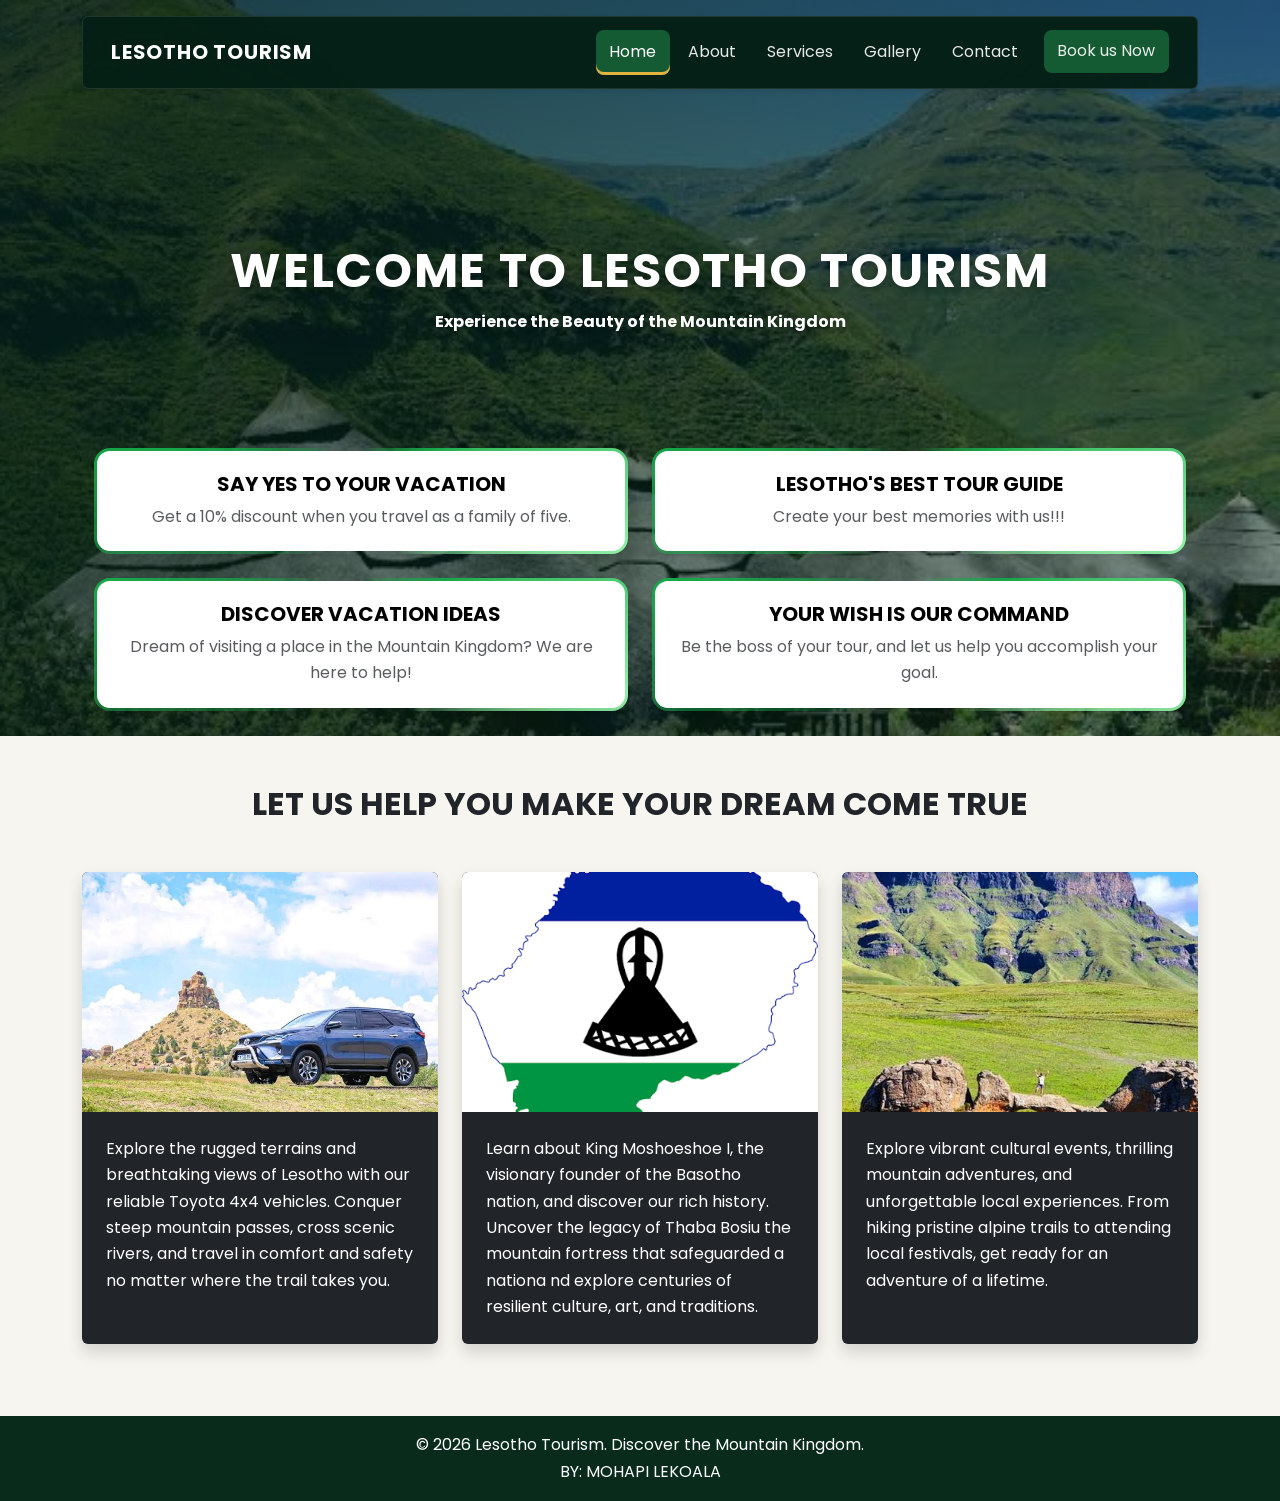
<file: moahpilekoal901021548/index.html>
<!DOCTYPE html>
<html lang="en">

<head>
    <meta charset="UTF-8">
    <meta name="viewport" content="width=device-width, initial-scale=1.0">

    <title>Lesotho Tourism</title>

    <link href="https://cdn.jsdelivr.net/npm/bootstrap@5.3.3/dist/css/bootstrap.min.css"
          rel="stylesheet">

    <link href="https://fonts.googleapis.com/css2?family=Poppins:wght@300;400;600;700&display=swap"
          rel="stylesheet">

    <link rel="stylesheet" href="style.css">
</head>

<body>

<div class="body-wrapper">

    
    <section id="nav" class="container py-3">
        <nav class="navbar navbar-expand-lg navbar-dark bg-dark shadow-sm rounded mb-4">
            <div class="container">
                <a class="navbar-brand fw-bold" href="index.html">
                    LESOTHO TOURISM
                </a>

                <button class="navbar-toggler"
                        type="button"
                        data-bs-toggle="collapse"
                        data-bs-target="#mainMenu"
                        aria-controls="mainMenu"
                        aria-expanded="false"
                        aria-label="Toggle navigation">
                    <span class="navbar-toggler-icon"></span>
                </button>

                <div class="collapse navbar-collapse" id="mainMenu">
                    <ul class="navbar-nav ms-auto mb-2 mb-lg-0">
                        <li class="nav-item">
                            <a class="nav-link active" href="index.html" aria-current="page">Home</a>
                        </li>
                        <li class="nav-item">
                            <a class="nav-link" href="about.html">About</a>
                        </li>
                        <li class="nav-item">
                            <a class="nav-link" href="services.html">Services</a>
                        </li>
                        <li class="nav-item">
                            <a class="nav-link" href="gallery.html">Gallery</a>
                        </li>
                        <li class="nav-item">
                            <a class="nav-link" href="contact.html">Contact</a>
                        </li>
                        <li class="nav-item">
                            <a class="nav-link btn btn-primary text-white px-3 ms-lg-2"
                               href="bookings.html">
                                Book us Now
                            </a>
                        </li>
                    </ul>
                </div>
            </div>
        </nav>
    </section>

    
    <header class="home-hero text-center">
        <h2 class="fw-bold text-white">
            WELCOME TO LESOTHO TOURISM
        </h2>
        <p class="text-white mb-0 fw-bold">
            Experience the Beauty of the Mountain Kingdom
        </p>
    </header>

    
    <section class="container p-4 text-center">
        <div class="row g-4">
            <div class="col-12 col-md-6">
                <div class="card home-feature-card h-100 p-4 shadow-sm border-0">
                    <h3 class="h5 fw-bold text-black">
                        SAY YES TO YOUR VACATION
                    </h3>
                    <p class="text-muted mb-0">
                        Get a 10% discount when you travel as a family of five.
                    </p>
                </div>
            </div>

            <div class="col-12 col-md-6">
                <div class="card home-feature-card h-100 p-4 shadow-sm border-0">
                    <h3 class="h5 fw-bold text-black">
                        LESOTHO'S BEST TOUR GUIDE
                    </h3>
                    <p class="text-muted mb-0">
                        Create your best memories with us!!!
                    </p>
                </div>
            </div>

            <div class="col-12 col-md-6">
                <div class="card home-feature-card h-100 p-4 shadow-sm border-0">
                    <h3 class="h5 fw-bold text-black">
                        DISCOVER VACATION IDEAS
                    </h3>
                    <p class="text-muted mb-0">
                        Dream of visiting a place in the Mountain Kingdom? We are here to help!
                    </p>
                </div>
            </div>

            <div class="col-12 col-md-6">
                <div class="card home-feature-card h-100 p-4 shadow-sm border-0">
                    <h3 class="h5 fw-bold text-black">
                        YOUR WISH IS OUR COMMAND
                    </h3>
                    <p class="text-muted mb-0">
                        Be the boss of your tour, and let us help you accomplish your goal.
                    </p>
                </div>
            </div>
        </div>
    </section>

</div>


<section class="container py-5">
    <h2 class="text-center text-dark mb-5 fw-bold">
        LET US HELP YOU MAKE YOUR DREAM COME TRUE
    </h2>

    <div class="row g-4">

        
        <div class="col-12 col-md-6 col-lg-4">
            <div class="dream-card bg-dark text-white rounded h-100 shadow overflow-hidden">
                <img src="toyota.jpg" 
                     class="img-fluid w-100 object-fit-cover" 
                     style="height: 240px;" 
                     alt="Picture of Fortuner Toyota">
                <div class="p-4">
                
                    <p class="mb-0 text-white">
                      Explore the rugged terrains and breathtaking views of Lesotho 
                      with our reliable Toyota 4x4 vehicles. Conquer steep mountain passes,
                    cross scenic rivers, and travel in comfort and safety no matter where the trail takes you.
                    </p>
                </div>
            </div>
        </div>

        
        <div class="col-12 col-md-6 col-lg-4">
            <div class="dream-card bg-dark text-white rounded h-100 shadow overflow-hidden">
                <img src="flag.png" alt="Lesotho flag"
                     class="img-fluid w-100 object-fit-cover" 
                     style="height: 240px;">
                <div class="p-4">
            
                    <p class="mb-0 text-white">
                      
                        Learn about King Moshoeshoe I, the visionary founder of the Basotho nation, 
                        and discover our rich history. Uncover the legacy of Thaba Bosiu
                        the mountain fortress that safeguarded a nationa nd explore centuries of
                         resilient culture, art, and traditions.
                    </p>
                </div>
            </div>
        </div>

        
        <div class="col-12 col-md-6 col-lg-4">
            <div class="dream-card bg-dark text-white rounded h-100 shadow overflow-hidden">
                <img src="mountains.jpg" 
                     class="img-fluid w-100 object-fit-cover" 
                     style="height: 240px;" 
                     alt="Picture of Lesotho Mountains">
                <div class="p-4">
                    
                    <p class="mb-0 text-white">
                      Explore vibrant cultural events, thrilling mountain adventures, 
                      and unforgettable local experiences. From hiking pristine alpine
                       trails to attending local festivals, get ready for an adventure of a lifetime.
                    </p>
                </div>
            </div>
        </div>

    </div>
</section>


     <footer class="gallery-footer text-center text-white py-3 mt-4">
        <p class="mb-0">
            &copy; 2026 Lesotho Tourism. Discover the Mountain Kingdom.
        </p>
         <p class="mb-0">BY: MOHAPI LEKOALA</p>
</footer>
     
<script src="https://cdn.jsdelivr.net/npm/bootstrap@5.3.3/dist/js/bootstrap.bundle.min.js"></script>

    <script src="script.js"></script>
</body>

</html>
</file>
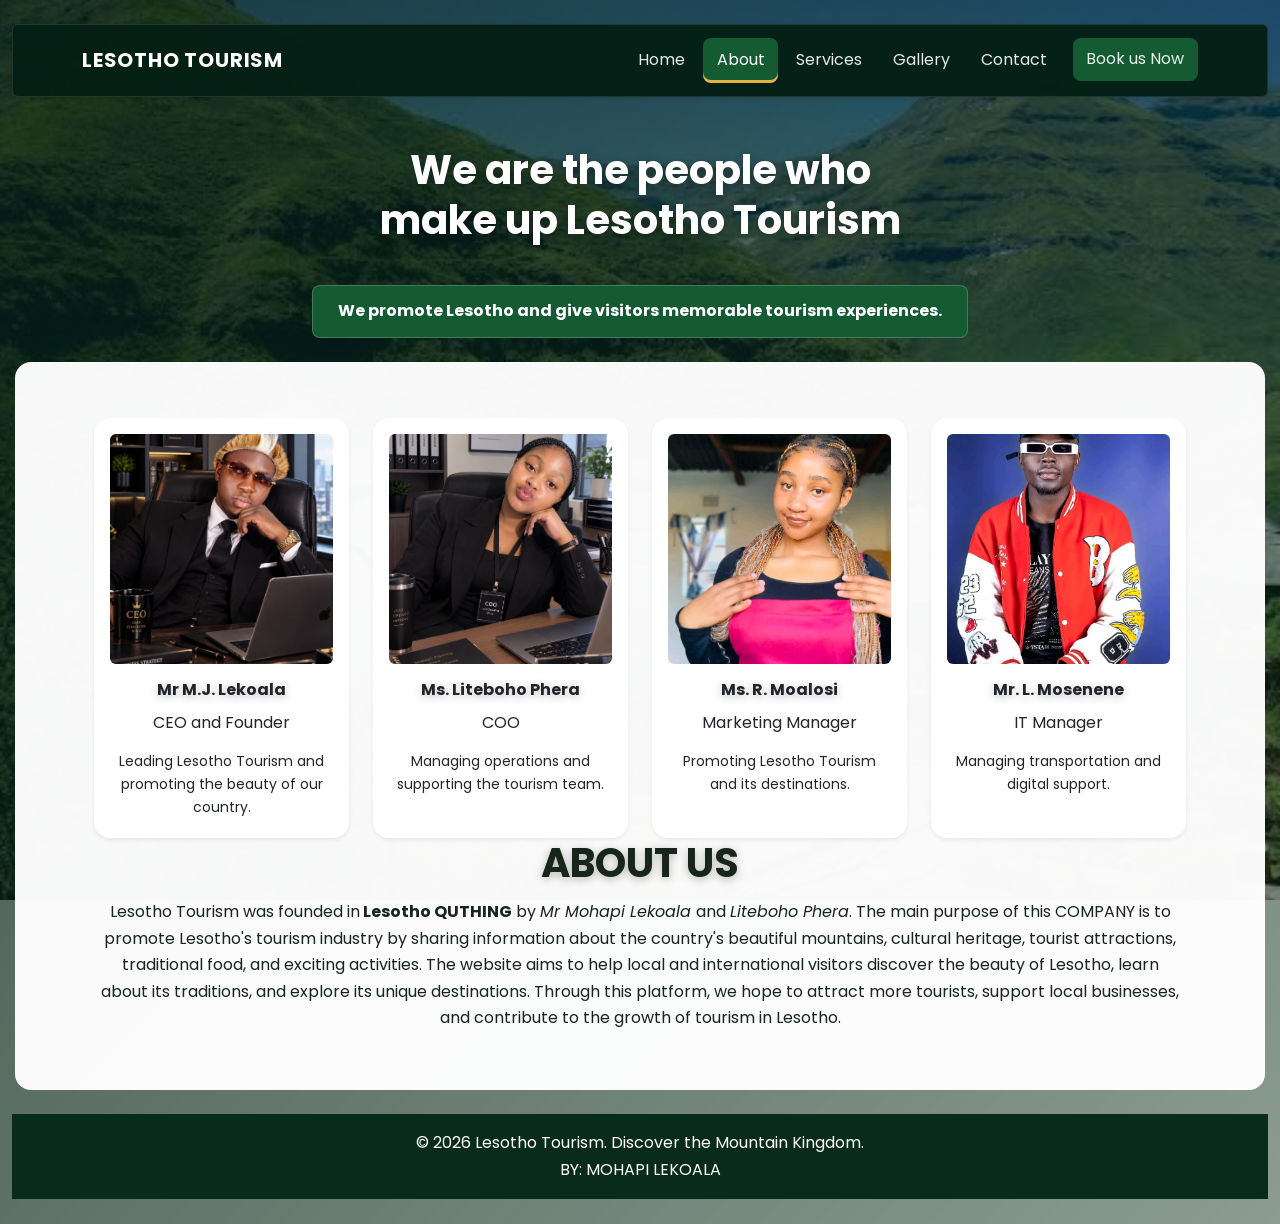
<file: moahpilekoal901021548/about.html>
<!DOCTYPE html>
<html lang="en">
<head>
    <meta charset="UTF-8">
    <meta name="viewport" content="width=device-width, initial-scale=1.0">
    <title>Lesotho Tourism</title>

    <link href="https://cdn.jsdelivr.net/npm/bootstrap@5.3.3/dist/css/bootstrap.min.css" rel="stylesheet">

    <link rel="stylesheet" href="https://cdn.jsdelivr.net/npm/bootstrap-icons@1.13.1/font/bootstrap-icons.min.css">

    <link href="https://fonts.googleapis.com/css2?family=Poppins:wght@300;400;600;700&display=swap" rel="stylesheet">

    <link rel="stylesheet" href="style.css">
</head>

<body>
<div class="body-wrapper">

    <header class="container text-center py-4">

        <section id="nav">
            <nav class="navbar navbar-expand-lg navbar-dark bg-dark shadow-sm rounded mb-4">
                <div class="container">

                    <a class="navbar-brand fw-bold" href="index.html">
                        LESOTHO TOURISM
                    </a>

                    <button class="navbar-toggler" type="button"
                            data-bs-toggle="collapse"
                            data-bs-target="#mainMenu"
                            aria-controls="mainMenu"
                            aria-expanded="false"
                            aria-label="Toggle navigation">
                        <span class="navbar-toggler-icon"></span>
                    </button>

                    <div class="collapse navbar-collapse" id="mainMenu">
                        <ul class="navbar-nav ms-auto mb-2 mb-lg-0">

                            <li class="nav-item">
                                <a class="nav-link" href="index.html">Home</a>
                            </li>

                            <li class="nav-item">
                                <a class="nav-link active" href="about.html" aria-current="page">About</a>
                            </li>

                            <li class="nav-item">
                                <a class="nav-link" href="services.html">Services</a>
                            </li>

                            <li class="nav-item">
                                <a class="nav-link" href="gallery.html">Gallery</a>
                            </li>

                            <li class="nav-item">
                                <a class="nav-link" href="contact.html">Contact</a>
                            </li>

                            <li class="nav-item">
                                <a class="nav-link btn btn-primary text-white px-3 ms-lg-2"
                                   href="bookings.html">
                                    Book us Now
                                </a>
                            </li>

                        </ul>
                    </div>
                </div>
            </nav>
        </section>

        
         <header>
        <section class="container p-4 text-white text-center">
            <h1 class="fw-bold mb-3">
                We are the people who<br>
                make up Lesotho Tourism
            </h1>
        </header>
            <button class="sub"><p class="fw-bold">
                We promote Lesotho and give visitors
                memorable tourism experiences.
            </p></button>
        </section>

<div class="container-card">
    <section class="container p-4 text-center">
        <div class="row g-4">

            <div class="col-12 col-md-4 col-lg-3">
                <div class="card h-100 p-3 shadow-sm border-0">
                    <img src="CEO.jpeg"
                         alt="Mr M.J. Lekola"
                         class="img-fluid rounded">
                    <h3 class="h6 fw-bold mt-3">
                        Mr M.J. Lekoala
                    </h3>
                    <p3 class="mb-2">CEO and Founder</p3>
                    <p3 class="small">
                        Leading Lesotho Tourism and promoting the beauty
                        of our country.
                    </p3>
                </div>
            </div>

            <div class="col-12 col-md-4 col-lg-3">
                <div class="card h-100 p-3 shadow-sm border-0">
                    <img src="COO.jpeg"
                         alt="Ms Liteboho Phera"
                         class="img-fluid rounded">
                    <h3 class="h6 fw-bold mt-3">
                        Ms. Liteboho Phera
                    </h3>
                    <p3 class="mb-2">COO</p3>
                    <p3 class="small">
                        Managing operations and supporting the tourism team.
                    </p3>
                </div>
            </div>

            <div class="col-12 col-md-4 col-lg-3">
                <div class="card h-100 p-3 shadow-sm border-0">
                    <img src="MARKETING MANGER.jpeg"
                         alt="Ms R. Moalosi"
                         class="img-fluid rounded">
                    <h3 class="h6 fw-bold mt-3">
                        Ms. R. Moalosi
                    </h3>
                    <p3 class="mb-2">Marketing Manager</p3>
                    <p3 class="small">
                        Promoting Lesotho Tourism and its destinations.
                    </p3>
                </div>
            </div>

            <div class="col-12 col-md-4 col-lg-3">
                <div class="card h-100 p-3 shadow-sm border-0">
                    <img src="IT MANGER.jpeg"
                         alt="Mr L. Mosenene"
                         class="img-fluid rounded">
                    <h3 class="h6 fw-bold mt-3">
                        Mr. L. Mosenene
                    </h3>
                    <p3 class="mb-2">IT Manager</p3>
                    <p3 class="small">
                        Managing transportation and digital support.
                    </p3>
                </div>
            </div>

        </div>
        <h1 class="text center fw-bold">ABOUT US</h1>
        <p3>


Lesotho Tourism  was founded in<strong> Lesotho QUTHING</strong> by <em>Mr Mohapi Lekoala </em>and <em> Liteboho Phera</em>. 
The main purpose of this COMPANY is to promote Lesotho's tourism industry by sharing information about the 
country's beautiful mountains, cultural heritage, tourist attractions, traditional food, and exciting activities.
 The website aims to help local and international visitors discover the beauty of Lesotho, learn about its traditions,
  and explore its unique destinations. Through this platform, we hope to attract more tourists, support local businesses, 
  and contribute to the growth of tourism in Lesotho.</p3>
    </section>
</div>


     <footer class="gallery-footer text-center text-white py-3 mt-4">
        <p class="mb-0">
            &copy; 2026 Lesotho Tourism. Discover the Mountain Kingdom.
        </p>
         <p class="mb-0">BY: MOHAPI LEKOALA</p>
</footer>
     
<script src="https://cdn.jsdelivr.net/npm/bootstrap@5.3.3/dist/js/bootstrap.bundle.min.js"></script>

    <script src="script.js"></script>
</body>
</html>
</file>
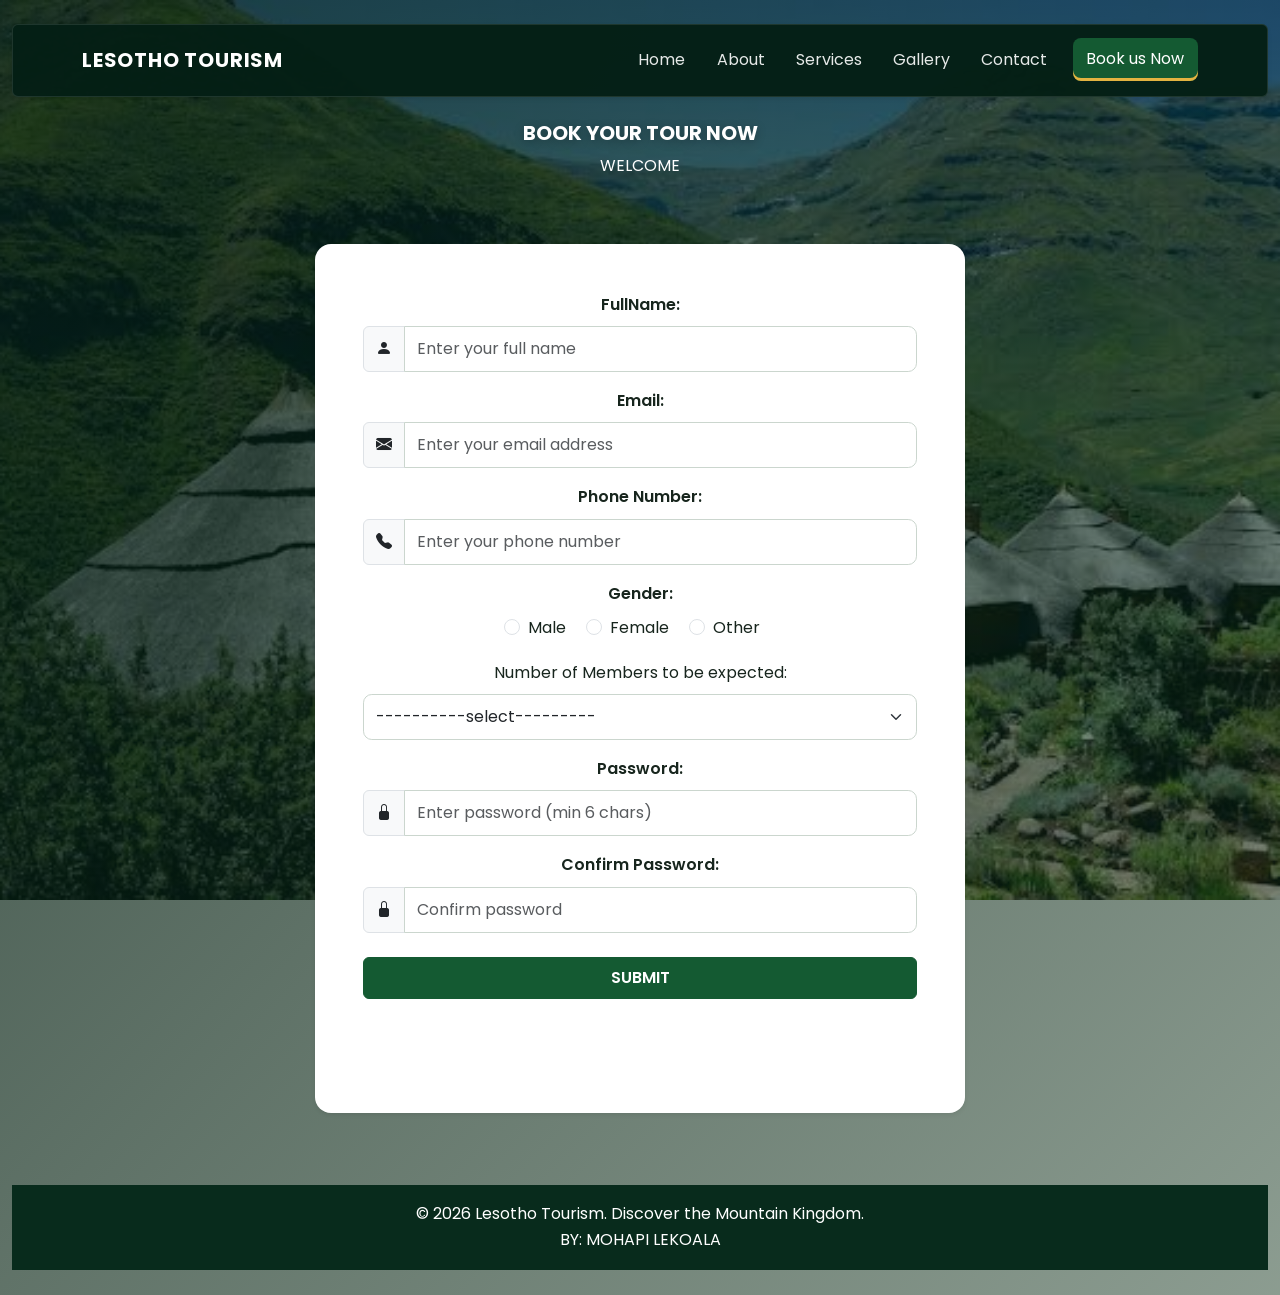
<file: moahpilekoal901021548/bookings.html>
<!DOCTYPE html>
<html lang="en">
<head>
    <meta charset="UTF-8">
    <meta name="viewport" content="width=device-width, initial-scale=1.0">
    <title>Lesotho Tourism</title>
    <link href="https://cdn.jsdelivr.net/npm/bootstrap@5.3.3/dist/css/bootstrap.min.css" rel="stylesheet">
    <link href="https://cdn.jsdelivr.net/npm/bootstrap-icons@1.11.3/font/bootstrap-icons.min.css" rel="stylesheet">
    <link href="https://fonts.googleapis.com/css2?family=Poppins:wght@300;400;600;700&display=swap" rel="stylesheet">
    <link rel="stylesheet" href="style.css">
  </head>
<body> 
<div class="body-wrapper"> 
    <header class="container text-center py-4"> 
    
    <section id="nav"> 
        <nav class="navbar navbar-expand-lg navbar-dark bg-dark shadow-sm rounded mb-4"> 
            <div class="container"> 
                <a class="navbar-brand fw-bold" href="index.html">LESOTHO TOURISM</a> 

                <button class="navbar-toggler" type="button" 
                        data-bs-toggle="collapse" 
                        data-bs-target="#mainMenu" 
                        aria-controls="mainMenu" 
                        aria-expanded="false" 
                        aria-label="Toggle navigation"> 
                    <span class="navbar-toggler-icon"></span> 
                </button> 

                <div class="collapse navbar-collapse" id="mainMenu">  
                    <ul class="navbar-nav ms-auto mb-2 mb-lg-0"> 
                        <li class="nav-item"> 
                            <a class="nav-link" href="index.html">Home</a> 
                        </li> 
                        <li class="nav-item"> 
                            <a class="nav-link" href="about.html">About</a> 
                        </li> 
                        <li class="nav-item"> 
                            <a class="nav-link" href="services.html">Services</a> 
                        </li> 
                        <li class="nav-item"> 
                            <a class="nav-link" href="gallery.html">Gallery</a> 
                        </li> 
                                             
                               </li> 
                        <li class="nav-item"> 
                            <a class="nav-link" href="contact.html">Contact</a> 
                        </li> 

                        <li class="nav-item"> 
                            <a class="nav-link active btn btn-primary text-white px-3 ms-lg-2" href="bookings.html">Book us Now</a> 
                        </li> 
                    </ul> 
                </div> 
            </div> 
        </nav> 
    </section> 

          </section> 
              <div class=""> 
                    <h3 class="h5 fw-bold text-white">BOOK YOUR TOUR NOW</h3> 
                    <p class="text-white">WELCOME</p> 
                </div> 


          


    <section class="py-5">
        <div class="container d-flex justify-content-center align-items-center">
            <div class="card shadow-sm border-0 p-4 p-md-5 w-100" style="max-width: 650px;">
    
                <div id="alertBox" class="alert d-none" role="alert"></div>
                
                <form id="bookingForm">
                    <div class="mb-3">
                        <label for="fullName" class="form-label fw-semibold">FullName:</label>
                        <div class="input-group">
                            <span class="input-group-text bg-light"><i class="bi bi-person-fill"></i></span>
                            <input type="text" class="form-control" id="fullName" placeholder="Enter your full name" required>
                        </div>
                    </div>

                    <div class="mb-3">
                        <label for="email" class="form-label fw-semibold">Email:</label>
                        <div class="input-group">
                            <span class="input-group-text bg-light"><i class="bi bi-envelope-fill"></i></span>
                            <input type="email" class="form-control" id="email" placeholder="Enter your email address" required>
                        </div>
                    </div>

                    <div class="mb-3">
                        <label for="phone" class="form-label fw-semibold">Phone Number:</label>
                        <div class="input-group">
                            <span class="input-group-text bg-light"><i class="bi bi-telephone-fill"></i></span>
                            <input type="tel" class="form-control" id="phone" placeholder="Enter your phone number" required>
                        </div>
                    </div>

                    <div class="mb-3">
                        <label class="form-label fw-semibold d-block">Gender:</label>
                        <div class="form-check form-check-inline">
                            <input class="form-check-input" type="radio" name="gender" id="male" value="Male" required>
                            <label class="form-check-label" for="male">Male</label>
                        </div>
                        <div class="form-check form-check-inline">
                            <input class="form-check-input" type="radio" name="gender" id="female" value="Female">
                            <label class="form-check-label" for="female">Female</label>
                        </div>
                        <div class="form-check form-check-inline">
                            <input class="form-check-input" type="radio" name="gender" id="other" value="Other">
                            <label class="form-check-label" for="other">Other</label>
                        </div>
                    </div>

                    <div class="mb-3">  
<label for="studentProgramme" class="form-label">Number of Members to be expected:</label>  
            <select class="form-select" id="studentProgramme">  
                          <option selected>----------select---------</option>  
                        <option>2</option>  
                           <option>3</option>  
                            <option>4</option>  
                            <option>5</option>  
            </select>  
                    </div>

                    <div class="mb-3">
                        <label for="password" class="form-label fw-semibold">Password:</label>
                        <div class="input-group">
                            <span class="input-group-text bg-light"><i class="bi bi-lock-fill"></i></span>
                            <input type="password" class="form-control" id="password" placeholder="Enter password (min 6 chars)" required>
                        </div>
                    </div>

                    <div class="mb-4">
                        <label for="confirmPassword" class="form-label fw-semibold">Confirm Password:</label>
                        <div class="input-group">
                            <span class="input-group-text bg-light"><i class="bi bi-lock-fill"></i></span>
                            <input type="password" class="form-control" id="confirmPassword" placeholder="Confirm password" required>
                        </div>
                    </div>

                    <button type="submit" class="btn btn-primary w-100 py-2 fw-semibold mb-3">SUBMIT</button>
                    <p class="text-black text-center fw-semibold mb-4">You will get a call after submission</p>
                </form>
            </div>
        </div>
    </section>
<script src="https://cdn.jsdelivr.net/npm/bootstrap@5.3.3/dist/js/bootstrap.bundle.min.js"></script>

     <footer class="gallery-footer text-center text-white py-3 mt-4">
        <p class="mb-0">
            &copy; 2026 Lesotho Tourism. Discover the Mountain Kingdom.
        </p>
           <p class="mb-0">BY: MOHAPI LEKOALA</p>
    </footer>
    <script src="script.js"></script>
</body>
</html>
</file>
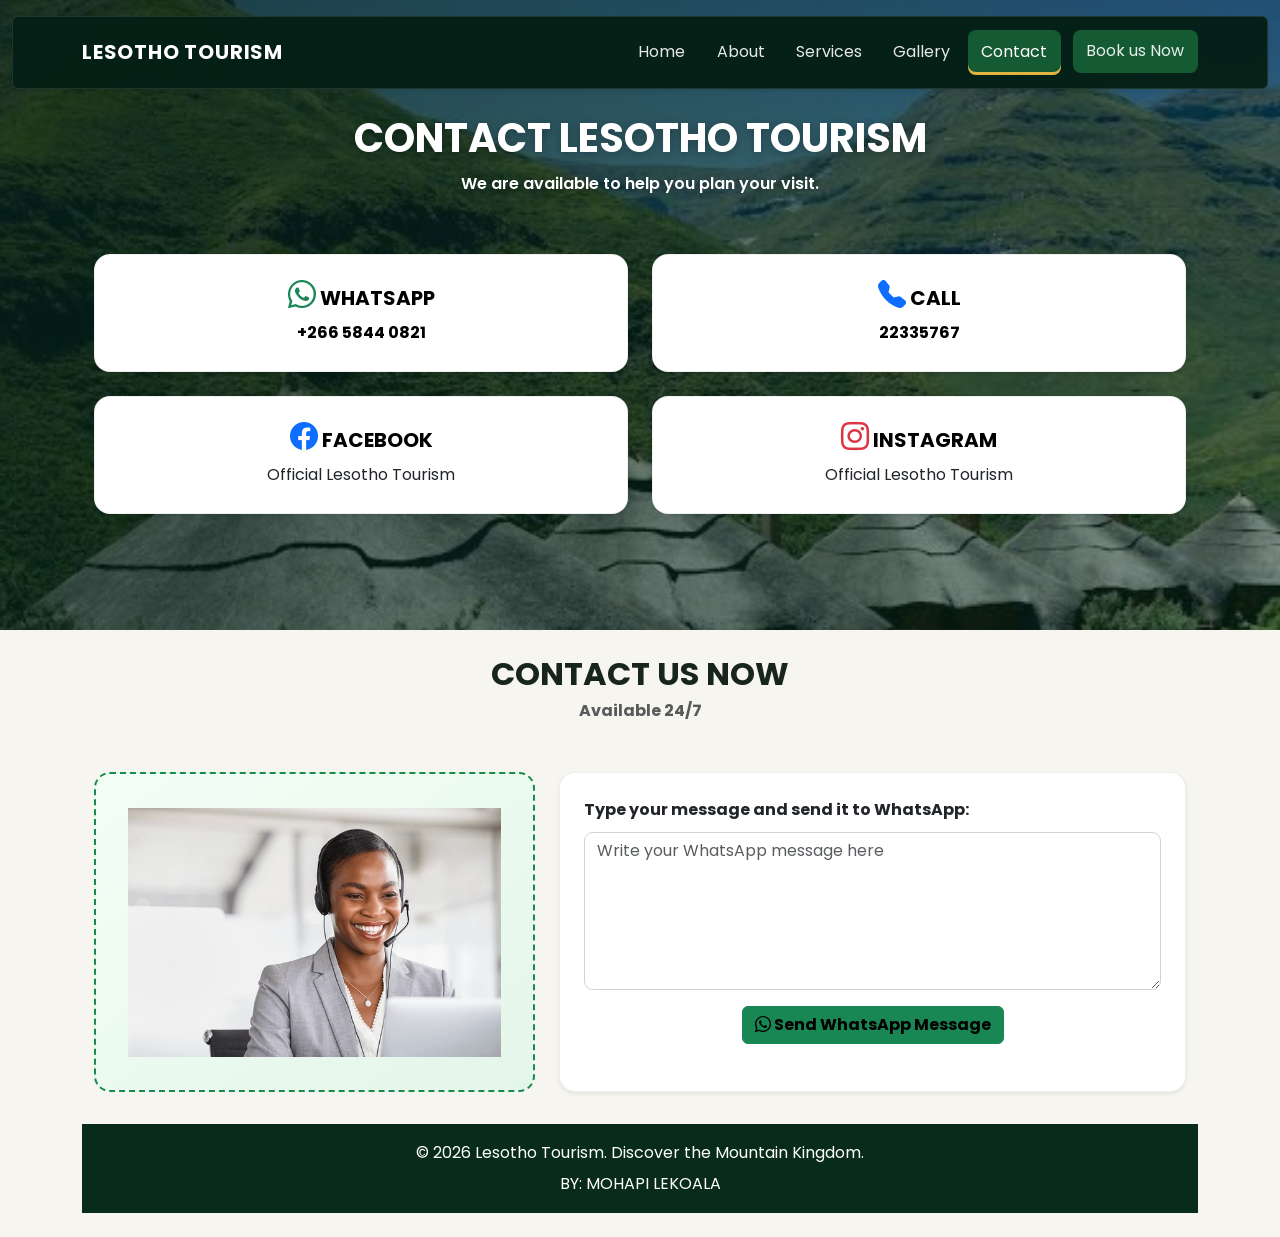
<file: moahpilekoal901021548/contact.html>
<!DOCTYPE html>
<html lang="en">
<head>
    <meta charset="UTF-8">
    <meta name="viewport" content="width=device-width, initial-scale=1.0">
    <title>Lesotho Tourism</title>
    <link href="https://cdn.jsdelivr.net/npm/bootstrap@5.3.3/dist/css/bootstrap.min.css" rel="stylesheet">
    <link href="https://cdn.jsdelivr.net/npm/bootstrap-icons@1.13.1/font/bootstrap-icons.min.css" rel="stylesheet">
    <link href="https://fonts.googleapis.com/css2?family=Poppins:wght@300;400;600;700&display=swap" rel="stylesheet">
    <link rel="stylesheet" href="style.css">
</head>
<body>
    <div class="body-wrapper">
        <header class="container py-3">
            <section id="nav">
                <nav class="navbar navbar-expand-lg navbar-dark bg-dark shadow-sm rounded">
                    <div class="container">
                        <a class="navbar-brand fw-bold" href="index.html">LESOTHO TOURISM</a>
                        <button class="navbar-toggler" type="button" data-bs-toggle="collapse" data-bs-target="#mainMenu" aria-controls="mainMenu" aria-expanded="false" aria-label="Toggle navigation">
                            <span class="navbar-toggler-icon"></span>
                        </button>
                        <div class="collapse navbar-collapse" id="mainMenu">
                            <ul class="navbar-nav ms-auto mb-2 mb-lg-0">
                                <li class="nav-item"><a class="nav-link" href="index.html">Home</a></li>
                                <li class="nav-item"><a class="nav-link" href="about.html">About</a></li>
                                <li class="nav-item"><a class="nav-link" href="services.html">Services</a></li>
                                <li class="nav-item"><a class="nav-link" href="gallery.html">Gallery</a></li>
                                <li class="nav-item"><a class="nav-link active" aria-current="page" href="contact.html">Contact</a></li>
                                <li class="nav-item"><a class="nav-link btn btn-primary text-white px-3 ms-lg-2" href="bookings.html">Book us Now</a></li>
                            </ul>
                        </div>
                    </div>
                </nav>
            </section>
            <h1 class="text-center text-white fw-bold mt-4">CONTACT LESOTHO TOURISM</h1>
            <p class="text-center text-white fw-semibold">We are available to help you plan your visit.</p>
        </header>
       <section class="container p-4 text-center">
    <div class="row g-4">

        <div class="col-12 col-md-6">
            <div class="card h-100 p-4 shadow-sm">
                <h2 class="h5 fw-bold text-black">
                    <i class="bi bi-whatsapp text-success fs-3"></i>
                    WHATSAPP
                </h2>
                <p class="mb-0">
                    <a class="contact-detail" href="https://wa.me/26658440821">
                        +266 5844 0821
                    </a>
                </p>
            </div>
        </div>

        <div class="col-12 col-md-6">
            <div class="card h-100 p-4 shadow-sm">
                <h2 class="h5 fw-bold text-black">
                    <i class="bi bi-telephone-fill text-primary fs-3"></i>
                    CALL
                </h2>
                <p class="mb-0">
                    <a class="contact-detail" href="tel:22335767">
                        22335767
                    </a>
                </p>
            </div>
        </div>

        <div class="col-12 col-md-6">
            <div class="card h-100 p-4 shadow-sm">
                <h2 class="h5 fw-bold text-black">
                    <i class="bi bi-facebook text-primary fs-3"></i>
                    FACEBOOK
                </h2>
                <p class="mb-0">
                    Official Lesotho Tourism
                </p>
            </div>
        </div>

        <div class="col-12 col-md-6">
            <div class="card h-100 p-4 shadow-sm">
                <h2 class="h5 fw-bold text-black">
                    <i class="bi bi-instagram text-danger fs-3"></i>
                    INSTAGRAM
                </h2>
                <p class="mb-0">
                    Official Lesotho Tourism
                </p>
            </div>
        </div>

    </div>
</section>
    </div>
<main class="container my-4">
    <h2 class="text-center fw-bold mb-1">CONTACT US NOW</h2>

    <p class="text-muted text-center fw-bold mb-4">
        Available 24/7
    </p>

    <section class="whatsapp-contact row g-4 align-items-stretch">
        <div class="col-12 col-lg-5">
            <div class="calling-person-placeholder h-100">
                <img src="CUSTOMER CARE SERVICE.webp"
                     alt="Customer care consultant"
                     class="img-fluid">
            </div>
        </div>

        <div class="col-12 col-lg-7">
            <div class="card h-100 p-4 shadow-sm">
                <form>
                    <label for="message" class="form-label fw-bold">
                        Type your message and send it to WhatsApp:
                    </label>

                    <textarea id="message"
                              class="form-control mb-3"
                              rows="6"
                              placeholder="Write your WhatsApp message here"></textarea>

                    <div class="text-center">
                        <button type="button" class="btn btn-success">
                            <a class="contact-detail" href="https://wa.me/26658440821">
                                <i class="bi bi-whatsapp"></i>
                            Send WhatsApp Message</a>
                        </button>
                    </div>
                </form>
            </div>
        </div>
    </section>


    <footer class="gallery-footer text-center text-white py-3 mt-4">
        <p class="mb-1">&copy; 2026 Lesotho Tourism. Discover the Mountain Kingdom.</p>
        <p class="mb-0">BY: MOHAPI LEKOALA</p>
    </footer>
    <script src="https://cdn.jsdelivr.net/npm/bootstrap@5.3.3/dist/js/bootstrap.bundle.min.js"></script>
    <script src="script.js"></script>
</body>
</html>
</file>
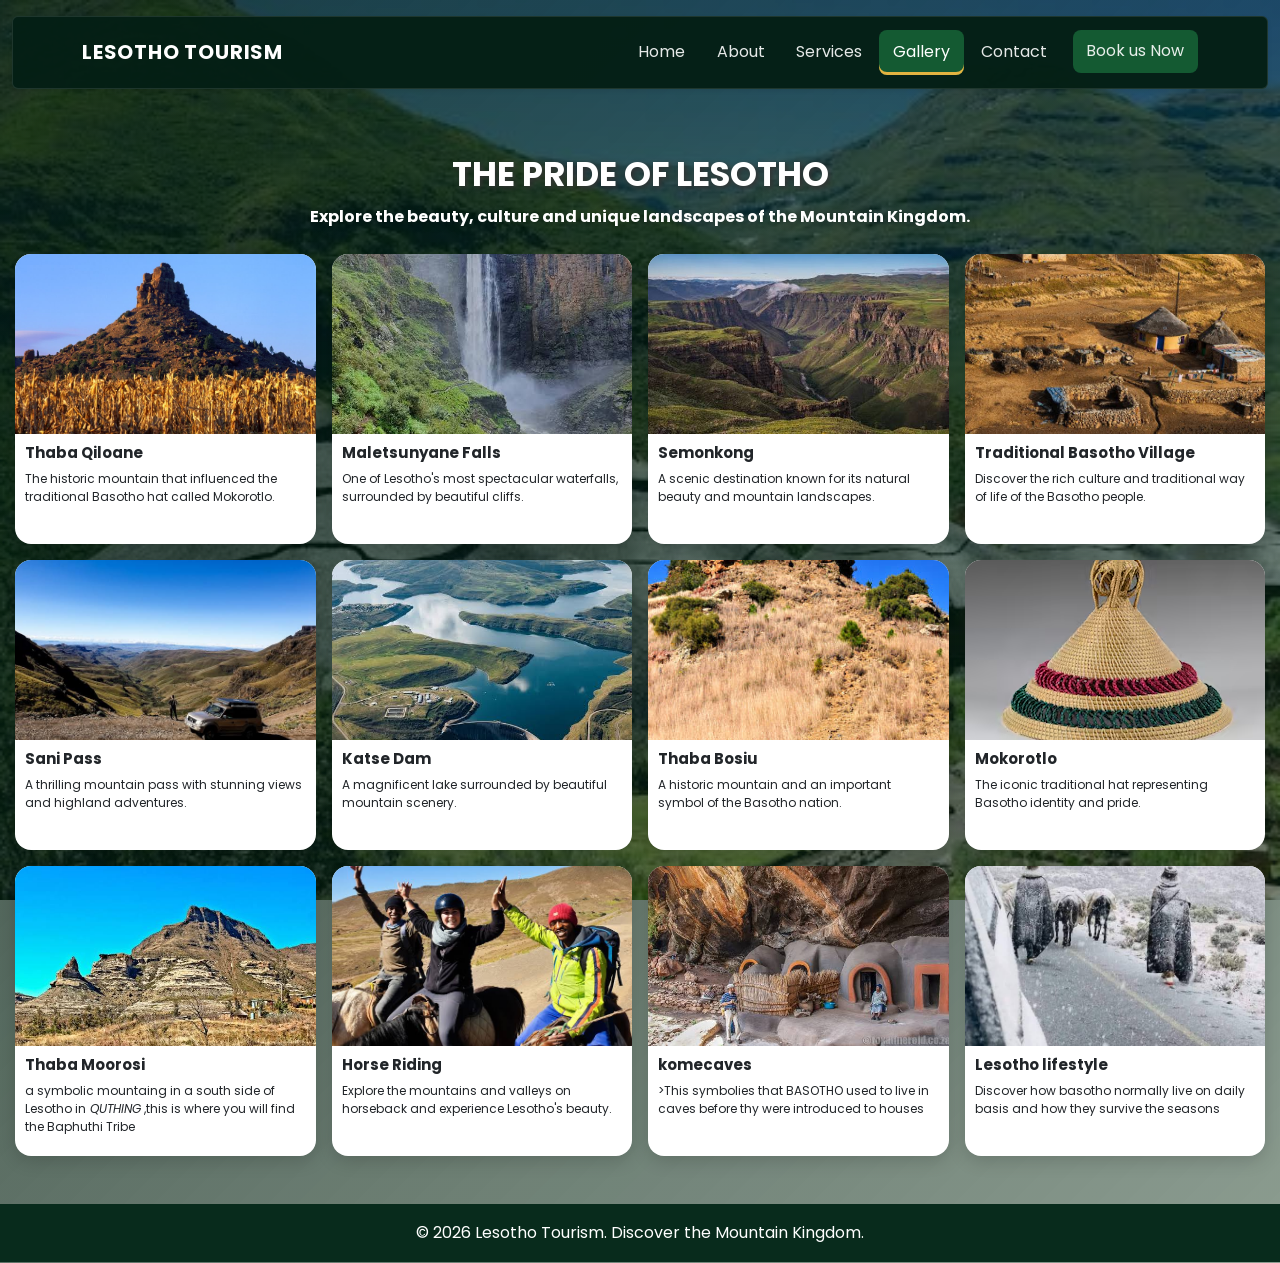
<file: moahpilekoal901021548/gallery.html>
<!DOCTYPE html>
<html lang="en">
<head>
    <meta charset="UTF-8">
    <meta name="viewport" content="width=device-width, initial-scale=1.0">

    <title>Lesotho Tourism | Gallery</title>

    
    <link href="https://cdn.jsdelivr.net/npm/bootstrap@5.3.3/dist/css/bootstrap.min.css"
          rel="stylesheet">

    
    <link href="https://fonts.googleapis.com/css2?family=Poppins:wght@300;400;600;700&display=swap"
          rel="stylesheet">

    
    <link rel="stylesheet" href="style.css">
</head>

<body>

<div class="body-wrapper">

    
    <header class="container py-3">

        <section id="nav">
            <nav class="navbar navbar-expand-lg navbar-dark bg-dark shadow-sm rounded">
                <div class="container">

                    <a class="navbar-brand fw-bold" href="index.html">
                        LESOTHO TOURISM
                    </a>

                    <button class="navbar-toggler"
                            type="button"
                            data-bs-toggle="collapse"
                            data-bs-target="#mainMenu"
                            aria-controls="mainMenu"
                            aria-expanded="false"
                            aria-label="Toggle navigation">

                        <span class="navbar-toggler-icon"></span>
                    </button>

                    <div class="collapse navbar-collapse" id="mainMenu">

                        <ul class="navbar-nav ms-auto mb-2 mb-lg-0">

                            <li class="nav-item">
                                <a class="nav-link" href="index.html">Home</a>
                            </li>

                            <li class="nav-item">
                                <a class="nav-link" href="about.html">About</a>
                            </li>

                            <li class="nav-item">
                                <a class="nav-link" href="services.html">Services</a>
                            </li>

                            <li class="nav-item">
                                <a class="nav-link active"
                                   aria-current="page"
                                   href="gallery.html" aria-current="page">Gallery</a>
                            </li>

                            <li class="nav-item">
                                <a class="nav-link" href="contact.html">Contact</a>
                            </li>

                            <li class="nav-item">
                                <a class="nav-link btn btn-primary text-white px-3 ms-lg-2"
                                   href="bookings.html">Book us Now</a>
                            </li>

                        </ul>
                    </div>
                </div>
            </nav>
        </section>

    </header>

    
    <main>
        <section class="gallery-section container py-4">

            <div class="gallery-heading text-center text-white mb-4">
                <h2 class="fw-bold">THE PRIDE OF LESOTHO</h2>

                <p class="fw-bold">
                    Explore the beauty, culture and unique landscapes
                    of the Mountain Kingdom.
                </p>
            </div>

            <div class="row g-3">

                
                <div class="col-12 col-sm-6 col-lg-3">
                    <div class="gallery-card">
                        <img src="qiloane.jpg" alt="Thaba Qiloane">

                        <div class="info">
                            <h4>Thaba Qiloane</h4>
                            <p>
                                The historic mountain that influenced
                                the traditional Basotho hat called Mokorotlo.
                            </p>
                        </div>
                    </div>
                </div>

                
                <div class="col-12 col-sm-6 col-lg-3">
                    <div class="gallery-card">
                        <img src="maletsunyane.jpg" alt="Maletsunyane Falls">

                        <div class="info">
                            <h4>Maletsunyane Falls</h4>
                            <p>
                                One of Lesotho's most spectacular waterfalls,
                                surrounded by beautiful cliffs.
                            </p>
                        </div>
                    </div>
                </div>

                
                <div class="col-12 col-sm-6 col-lg-3">
                    <div class="gallery-card">
                        <img src="semonkong.jpg" alt="Semonkong">

                        <div class="info">
                            <h4>Semonkong</h4>
                            <p>
                                A scenic destination known for its natural
                                beauty and mountain landscapes.
                            </p>
                        </div>
                    </div>
                </div>

                
                <div class="col-12 col-sm-6 col-lg-3">
                    <div class="gallery-card">
                        <img src="village.jpg" alt="Traditional Basotho Village">

                        <div class="info">
                            <h4>Traditional Basotho Village</h4>
                            <p>
                                Discover the rich culture and traditional
                                way of life of the Basotho people.
                            </p>
                        </div>
                    </div>
                </div>

                
                <div class="col-12 col-sm-6 col-lg-3">
                    <div class="gallery-card">
                        <img src="sunnypass.jpg" alt="Sani Pass">

                        <div class="info">
                            <h4>Sani Pass</h4>
                            <p>
                                A thrilling mountain pass with stunning
                                views and highland adventures.
                            </p>
                        </div>
                    </div>
                </div>

            
                <div class="col-12 col-sm-6 col-lg-3">
                    <div class="gallery-card">
                        <img src="katse dam.jpg" alt="Katse Dam">

                        <div class="info">
                            <h4>Katse Dam</h4>
                            <p>
                                A magnificent lake surrounded by beautiful
                                mountain scenery.
                            </p>
                        </div>
                    </div>
                </div>

            
                <div class="col-12 col-sm-6 col-lg-3">
                    <div class="gallery-card">
                        <img src="thaba busiu.jpg" alt="Thaba Bosiu">

                        <div class="info">
                            <h4>Thaba Bosiu</h4>
                            <p>
                                A historic mountain and an important
                                symbol of the Basotho nation.
                            </p>
                        </div>
                    </div>
                </div>

                
                <div class="col-12 col-sm-6 col-lg-3">
                    <div class="gallery-card">
                        <img src="mokorotlo.jpg" alt="Mokorotlo">

                        <div class="info">
                            <h4>Mokorotlo</h4>
                            <p>
                                The iconic traditional hat representing
                                Basotho identity and pride.
                            </p>
                        </div>
                    </div>
                </div>

                
                <div class="col-12 col-sm-6 col-lg-3">
                    <div class="gallery-card">
                        <img src="thaba moorosi.jpg" alt="Thaba moorosi">

                        <div class="info">
                            <h4>Thaba Moorosi</h4>
                            <p>
                                a symbolic mountaing in a south side of Lesotho in<em> QUTHING</em> ,this is where you will find the Baphuthi Tribe
                            </p>
                        </div>
                    </div>
                </div>

                
                <div class="col-12 col-sm-6 col-lg-3">
                    <div class="gallery-card">
                        <img src="hoarseridding.jpg" alt="Horse Riding">

                        <div class="info">
                            <h4>Horse Riding</h4>
                            <p>
                                Explore the mountains and valleys on
                                horseback and experience Lesotho's beauty.
                            </p>
                        </div>
                    </div>
                </div>

                
                <div class="col-12 col-sm-6 col-lg-3">
                    <div class="gallery-card">
                        <img src="komecaves.jpg" alt="komecaves">

                        <div class="info">
                            <h4>komecaves</h4>
                            <p>
                             >This symbolies that BASOTHO used to live in caves before thy were introduced to houses   
                            </p>
                        </div>
                    </div>
                </div>

                
                <div class="col-12 col-sm-6 col-lg-3">
                    <div class="gallery-card">
                        <img src="Lesotho lifestyle.jpg" alt="Lesotho life style">

                        <div class="info">
                            <h4>Lesotho lifestyle</h4>
                            <p>
                                Discover how basotho  normally live on daily basis  and how they survive the seasons
                            </p>
                        </div>
                    </div>
                </div>

            </div>

        </section>
    </main>

    
    <footer class="gallery-footer text-center text-white py-3 mt-4">
        <p class="mb-0">
            &copy; 2026 Lesotho Tourism. Discover the Mountain Kingdom.
        </p>
    </footer>

</div>


<script src="https://cdn.jsdelivr.net/npm/bootstrap@5.3.3/dist/js/bootstrap.bundle.min.js"></script>

    <script src="script.js"></script>
</body>
</html>
</file>
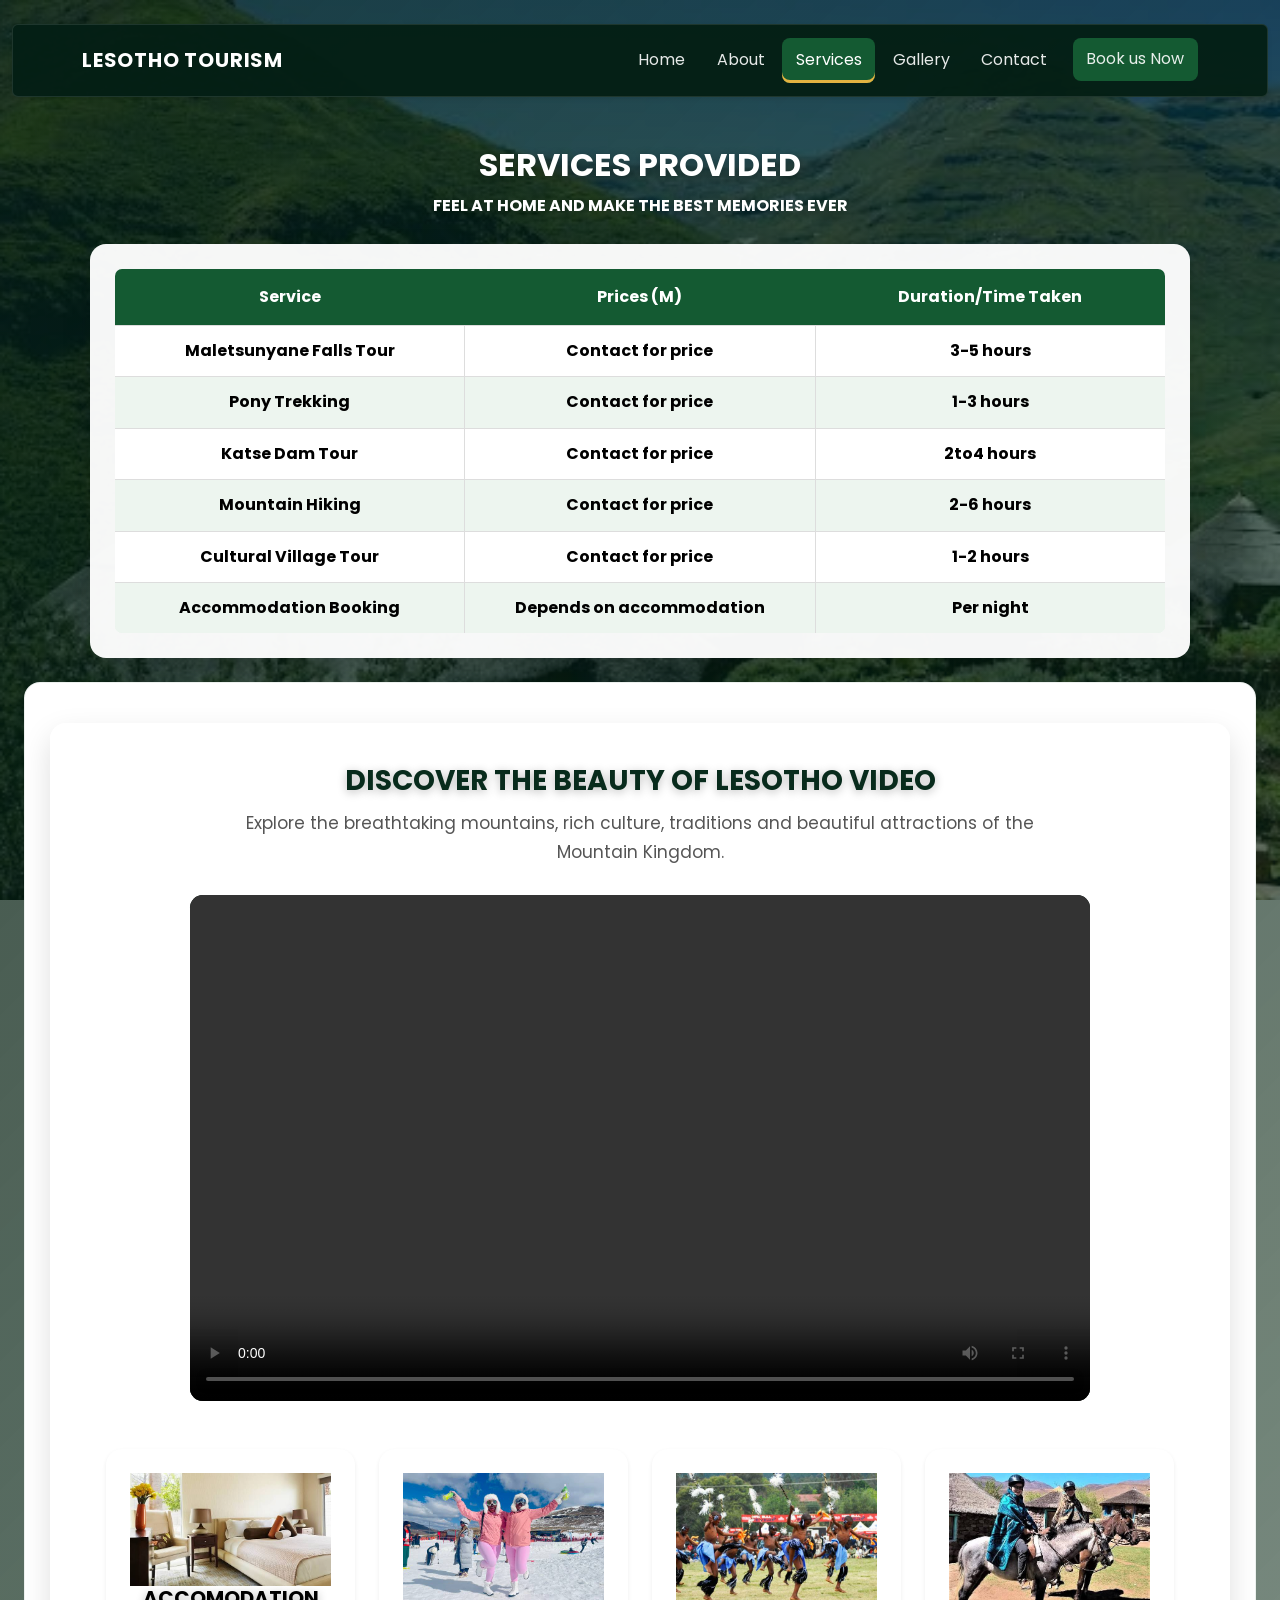
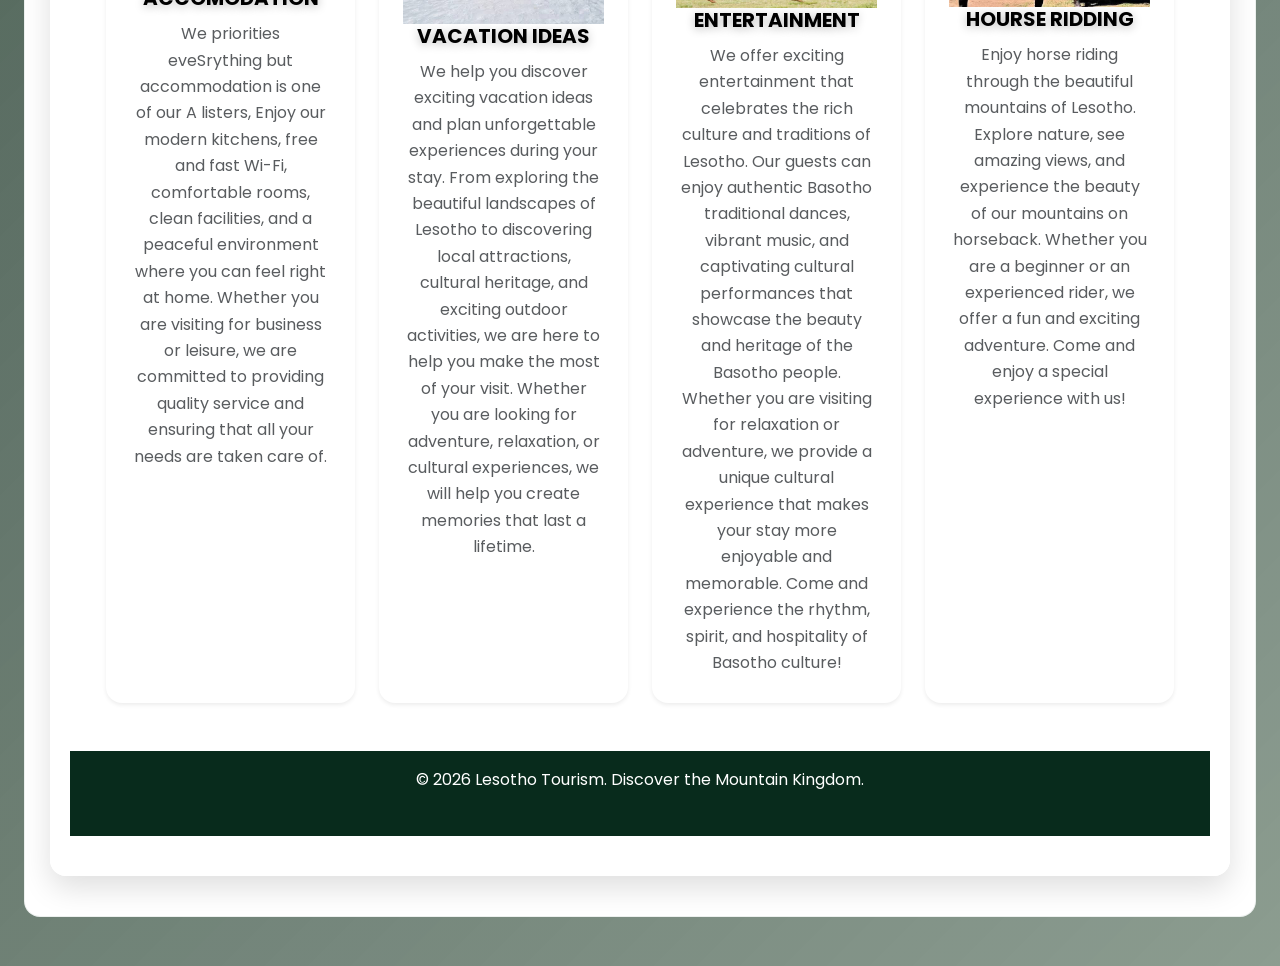
<file: moahpilekoal901021548/services.html>
<!DOCTYPE html>
<html lang="en">
<head>
    <meta charset="UTF-8">
    <meta name="viewport" content="width=device-width, initial-scale=1.0">
    <title>Lesotho Tourism</title>
    <link href="https://cdn.jsdelivr.net/npm/bootstrap@5.3.3/dist/css/bootstrap.min.css" rel="stylesheet">
    <link href="https://fonts.googleapis.com/css2?family=Poppins:wght@300;400;600;700&display=swap" rel="stylesheet">
    <link rel="stylesheet" href="style.css">
</head> 

  
<body> 
<div class="body-wrapper"> 
    <header class="container text-center py-4"> 
    
    <section id="nav"> 
        <nav class="navbar navbar-expand-lg navbar-dark bg-dark shadow-sm rounded mb-4"> 
            <div class="container"> 
                <a class="navbar-brand fw-bold" href="index.html">LESOTHO TOURISM</a> 

                <button class="navbar-toggler" type="button" 
                        data-bs-toggle="collapse" 
                        data-bs-target="#mainMenu" 
                        aria-controls="mainMenu" 
                        aria-expanded="false" 
                        aria-label="Toggle navigation"> 
                    <span class="navbar-toggler-icon"></span> 
                </button> 

                <div class="collapse navbar-collapse" id="mainMenu">  
                    <ul class="navbar-nav ms-auto mb-2 mb-lg-0"> 
                        <li class="nav-item"> 
                            <a class="nav-link" href="index.html">Home</a> 
                        </li> 
                        <li class="nav-item"> 
                            <a class="nav-link" href="about.html">About</a> 
                        </li> 
                        <li class="nav-item"> 
                            <a class="nav-link active" href="services.html" aria-current="page">Services</a> 
                        </li> 
                        <li class="nav-item"> 
                            <a class="nav-link" href="gallery.html">Gallery</a> 
                        </li> 
                                             
                               </li> 
                        <li class="nav-item"> 
                            <a class="nav-link" href="contact.html">Contact</a> 
                        </li> 

                        <li class="nav-item"> 
                            <a class="nav-link btn btn-primary text-white px-3 ms-lg-2" href="bookings.html">Book us Now</a> 
                        </li> 
                    </ul> 
                </div> 
            </div> 
        </nav> 
    </section> 

    <header class="container text-center py-4"> 
        <h2 class="fw-bold">SERVICES PROVIDED</h2> 
        <p class="fw-bold">FEEL AT HOME AND MAKE THE BEST MEMORIES EVER</p>
     
<section class="services">
   


    <table border="1" class=" text-white fw-bold">
        <thead>
            <tr>
                <th>Service</th>
                <th>Prices (M)</th>
                <th>Duration/Time Taken</th>
            </tr>
        </thead>

        <tbody>
            <tr>
                <td>Maletsunyane Falls Tour</td>
                <td>Contact for price</td>
                <td>3-5 hours</td>
            </tr>
            <tr>
                <td>Pony Trekking</td>
                <td>Contact for price</td>
                <td>1-3 hours</td>
            </tr>
            <tr>
                <td>Katse Dam Tour</td>
                <td>Contact for price</td>
                <td>2to4 hours</td>
            </tr>
            <tr>
                <td>Mountain Hiking</td>
                <td>Contact for price</td>
                <td>2-6 hours</td>
            </tr>
            <tr>
                <td>Cultural Village Tour</td>
                <td>Contact for price</td>
                <td>1-2 hours</td>
            </tr>
            <tr>
                <td>Accommodation Booking</td>
                <td>Depends on accommodation</td>
                <td>Per night</td>
            </tr>
        </tbody>
    </table>
</section>
            
            
        <div class="card">
<section class="documentary-section">
    <div class="container text-center">

        <h3>DISCOVER THE BEAUTY OF LESOTHO VIDEO</h3>

        <p3 class="documentary-intro">
            Explore the breathtaking mountains, rich culture,
            traditions and beautiful attractions of the Mountain Kingdom.
        </p3>

        <div class="video-container">
            <video controls preload="metadata" aria-label="Lesotho tourism documentary">
                <source src="TOP_10_Things_to_Do_in_Lesotho___Travel_Video___Travel_Guide___SKY_Travel(720p).mp4" type="video/mp4">
                Your browser does not support the video element.
            </video>
        </div>


    
    <section class="container p-4 text-center"> 
        <div class="row g-4"> 
            <div class="col-12 col-md-3"> 
                <div class="card h-100 p-4 shadow-sm border-0"> 
                    <img src="accommodation.jpg" alt="Thaba bosiu cultural village accommodation">
                    <h3 class="h5 fw-bold text-black">ACCOMODATION</h3> 
                    <p3 class="text-muted mb-0">We priorities eveSrything but accommodation is one of our A listers,
                        Enjoy our modern kitchens, free and fast Wi-Fi, comfortable rooms,
                        clean facilities, and a peaceful environment where you can feel
                        right at home. Whether you are visiting for business or leisure,
                        we are committed to providing quality service and ensuring that
                        all your needs are taken care of.
                    </p3> 
                    <br>
                </div> 
            </div> 

          

            <div class="col-12 col-md-3"> 
                <div class="card h-100 p-4 shadow-sm border-0"> 
                    <img src="vaecation.jpg" alt="afriski Vacation">
                    <h3 class="h5 fw-bold text-black">VACATION IDEAS</h3> 
                    <p3 class="text-muted mb-0">We help you discover exciting vacation ideas and plan unforgettable experiences during your stay. 
                        From exploring the beautiful landscapes of Lesotho to discovering local attractions, cultural heritage,
                        and exciting outdoor activities, we are here to help you make the most of your visit.
                        Whether you are looking for adventure, relaxation, or cultural experiences, we will help you create memories
                        that last a lifetime.</p3> 
                </div> 
            </div> 

             <div class="col-12 col-md-3"> 
                <div class="card h-100 p-4 shadow-sm border-0"> 
                    <img src="MorijaArtsCulturalFestival1-713750.jpg" alt="Basotho entertainment">
                    <h3 class="h5 fw-bold text-black">ENTERTAINMENT</h3> 
                    <p3  class="text-muted mb-0 text-black">We offer exciting entertainment that celebrates the rich culture
                         and traditions of Lesotho. Our guests can enjoy authentic Basotho traditional dances, vibrant music, 
                         and captivating cultural performances that showcase the beauty and heritage of the Basotho people.
                        Whether you are visiting for relaxation or adventure, we provide a unique cultural experience that 
                        makes your stay more enjoyable and memorable. Come and experience the rhythm, spirit,
                         and hospitality of Basotho culture!
                    </p3> 
                </div> 
            </div>     

          <div class="col-12 col-md-3"> 
                <div class="card h-100 p-4 shadow-sm border-0"> 
                    <img src="HORSE RIDE.jpg" alt="Horse Ridding">
                    <h3 class="h5 fw-bold text-black">HOURSE RIDDING</h3> 
                    <p3  class="text-muted mb-0 text-black">
                    Enjoy horse riding through the beautiful mountains of Lesotho.
                    Explore nature, see amazing views, and experience the beauty of
                    our mountains on horseback. Whether you are a beginner or an
                    experienced rider, we offer a fun and exciting adventure.
                    Come and enjoy a special experience with us!
                    </p3> 
                </div> 
            </div> 
            


    </div>
</section>
</div>

     <footer class="gallery-footer text-center text-white py-3 mt-4">
        <p class="mb-0">
            &copy; 2026 Lesotho Tourism. Discover the Mountain Kingdom.
        </p><br>
   

            

    </footer>

    <script src="https://cdn.jsdelivr.net/npm/bootstrap@5.3.3/dist/js/bootstrap.bundle.min.js"></script>
    <script src="script.js"></script>
</body>
</html>
</file>
<file: moahpilekoal901021548/style.css>
.body-wrapper{
    background-image: url('hot.jpg'); 
     

}

footer{

    background-color: #025b34;
    color: #ffffff;
    padding: 10px;

}

#send{
    border-radius: 5px;
    padding-inline: initial;
    background-color:#02120b;
    color: #ffffff;
}
#ani{
    animation: mymove 3s;
}

@keyframes mymoves{
    from{left:0px}
    to{left: 100px;}
}
p3{
    font-style:italic;
    border-radius: 5px;
    padding: 3px;
    color: rgb(2, 10, 17);
    border-block-color: rgb(14, 2, 2);
}




p1{
    font-style:italic;
    border-radius: 5px;
    padding: 3px;
    color: rgb(2, 10, 17);
}


.section{
    background-color:white;
}

.body-wrapper header h2,
.body-wrapper header p {
    color: #ffffff !important;
}


.card {
    transition: transform 0.3s ease, box-shadow 0.3s ease;
}

.card:hover {
    transform: translateY(-8px);
    box-shadow: 0 1rem 3rem rgba(0, 0, 0, 0.175) !important;
}
.navbar-nav .nav-link {
    transition: color 0.3s ease;
        color: #ffffff !important;
    transition: background-color 0.3s ease, color 0.3s ease, border-radius 0.3s ease;
    padding: 5px !important;
    border-radius: 0.375rem;

}

.navbar-nav .nav-link:hover {
    border-radius: 10px;
     background-color: #0b841b !important;
    color: #3a8606 !important;
}

.form-control{

    border-radius: 0%;
    box-shadow: #0b0101;
    
}
/*table */


.services {
    width: 100%;
    padding: 30px;
    text-align: center;
    box-sizing: border-box;
}

.services h2 {
    color: #246b45;
    font-size: 28px;
}

.services table {
    width: 100%;
    border-collapse: collapse;
    margin-top: 20px;
    table-layout: fixed;
}

.services th {
    background-color: #246b45;
    color: white;
    padding: 15px;
}

.services td {
    padding: 12px;
    border: 1px solid #ddd;
    overflow-wrap: break-word;
}

.services tbody tr:nth-child(even) {
    background-color: #2aaa44;
}

.services tbody tr:hover {
    background-color: #1ece50;
}

/* GALLERY */

.gallery-section {
    max-width: 1400px;
    width: 100%;
    margin: auto;
    padding: 15px;
    box-sizing: border-box;
}

.gallery-heading h2 {
    font-size: 34px;
    text-shadow: 2px 2px 5px #333;
}

.gallery-heading p {
    font-size: 16px;
}

.gallery-card {
    height: 100%;
    background: white;
    border: 3px solid white;
    border-radius: 10px;
    overflow: hidden;
    box-shadow: 0 4px 10px #0003;
    transition: 0.3s;
    box-sizing: border-box;
}

.gallery-card:hover {
    transform: translateY(-5px);
}

.gallery-card img {
    width: 100%;
    height: 180px;
    object-fit: cover;
    display: block;
}

.gallery-card .info {
    padding: 10px;
    color: #212529;
}

.gallery-card .info h4 {
    font-size: 15px;
    font-weight: bold;
    margin-bottom: 7px;
}

.gallery-card .info p {
    font-size: 12px;
    line-height: 1.5;
    margin: 0;
}

/* TABLET AND PHONE RESPONSIVENESS */

@media (max-width: 576px) {
    .services {
        padding: 10px;
    }

    .services h2 {
        font-size: 23px;
    }

    .services table {
        margin-top: 15px;
    }

    .services th {
        padding: 8px 4px;
        font-size: 12px;
        overflow-wrap: break-word;
    }

    .services td {
        padding: 8px 4px;
        font-size: 12px;
        overflow-wrap: anywhere;
    }

    .gallery-section {
        padding: 8px;
    }

    .gallery-heading h2 {
        font-size: 25px;
    }

    .gallery-heading p {
        font-size: 14px;
    }

    .gallery-card img {
        height: 200px;
    }
}

/* VERY SMALL PHONES */

@media (max-width: 380px) {
    .services {
        padding: 5px;
    }

    .services th,
    .services td {
        padding: 6px 2px;
        font-size: 11px;
    }

    .gallery-heading h2 {
        font-size: 22px;
    }
}



/* -------- services -------- */

.documentary-section {
    background-color: rgba(255, 255, 255, 0.96);
    padding: 40px 20px;
    margin: 40px auto;
    border-radius: 12px;
    max-width: 1200px;
}

.documentary-section h2 {
    color: #234b36;
    font-size: 30px;
    font-weight: bold;
    margin-bottom: 12px;
}

.documentary-intro {
    color: #555;
    font-size: 17px;
    line-height: 1.7;
    max-width: 800px;
    margin: 0 auto 25px;
}



.video-container iframe {
    width: 100%;
    height: 100%;
    border: 10px;
}

.video-caption {
    margin-top: 18px;
    color: #456b53;
    font-style: italic;
    font-size: 16px;
}


@media (max-width: 768px) {
    .documentary-section {
        padding: 25px 15px;
        margin: 25px 10px;
    }

    .documentary-section h2 {
        font-size: 23px;
    }

    .documentary-intro {
        font-size: 15px;
    }
}


/*about us*/
.container-card {
    background-color: white;
    padding: 20px;
}

.container-card img {
    width: 100%;
    height: 250px;
    object-fit: cover;
}

.sub {
    background-color: #02120b;
    color: white;
    padding: 12px 25px;
    border: none;
    border-radius: 8px;
    cursor: pointer;
    transition: 0.3s;
}

.sub:hover {
    background-color: #0e0f0e;
    transform: scale(1.05);
}
.box{
    position: relative;
    height: 300px; 
    --boarder-radius:16px;
}

/*  responsive design */
:root {
    --tour-green: #145a32;
    --tour-green-dark: #082b1c;
    --tour-gold: #e3b341;
    --tour-cream: #f7f5ef;
    --tour-ink: #17251d;
    --tour-shadow: 0 12px 30px rgba(0, 0, 0, .13);
}

* { box-sizing: border-box; }

html { scroll-behavior: smooth; }

body {
    margin: 0;
    color: var(--tour-ink);
    font-family: 'Poppins', Arial, sans-serif;
    line-height: 1.65;
    background: var(--tour-cream);
}

.body-wrapper {
    min-height: 70vh;
    background:
        linear-gradient(135deg, rgba(4, 31, 20, .80), rgba(9, 48, 29, .45)),
        url('hot.jpg') center / cover fixed;
    padding-bottom: 1px;
}

header.container, .body-wrapper > header {
    max-width: 1320px;
}

#nav { margin-bottom: 1.5rem; }

.navbar {
    background: rgba(5, 31, 21, .97) !important;
    border: 1px solid rgba(255,255,255,.10);
    padding: .8rem 1rem;
}

.navbar-brand {
    color: #fff !important;
    letter-spacing: .04em;
    white-space: normal;
}

.navbar-nav { gap: .25rem; }

.navbar-nav .nav-link {
    color: rgba(255,255,255,.9) !important;
    padding: .6rem .85rem !important;
    border-radius: .5rem;
    transition: background-color .25s ease, color .25s ease, transform .25s ease;
}

.navbar-nav .nav-link:hover,
.navbar-nav .nav-link:focus,
.navbar-nav .nav-link.active {
    color: #fff !important;
    background: var(--tour-green) !important;
}

.navbar-nav .btn { border: 0; }

h1, h2, h3, h4, h5 {
    line-height: 1.25;
    font-weight: 700;
}

.body-wrapper header h1,
.body-wrapper header h2,
.body-wrapper header h3,
.body-wrapper header > p,
.gallery-heading { text-shadow: 0 2px 10px rgba(0,0,0,.28); }

.card, .container-card, .documentary-section, .gallery-card {
    border-radius: 1rem;
}

.card {
    border: 1px solid rgba(15, 66, 40, .08);
    overflow: hidden;
}

.card img { object-fit: cover; }

.card:hover, .gallery-card:hover {
    transform: translateY(-5px);
    box-shadow: var(--tour-shadow);
}

.card, .gallery-card { transition: transform .25s ease, box-shadow .25s ease; }

.container-card {
    max-width: 1250px;
    margin: 0 auto;
    background: rgba(255,255,255,.97);
    padding: clamp(1rem, 3vw, 2rem);
}

.container-card .card img {
    height: 230px;
    width: 100%;
    object-fit: cover;
}

p3, p1 { display: block; font-style: normal; color: inherit; }

.sub {
    display: block;
    margin: 0 auto 1.5rem;
    max-width: 95%;
    background: var(--tour-green);
    border: 1px solid rgba(255,255,255,.2);
}
.sub p { margin: 0; }

.services {
    max-width: 1100px;
    margin: 1.5rem auto;
    padding: clamp(.5rem, 2vw, 1.5rem);
    background: rgba(255,255,255,.96);
    border-radius: 1rem;
    box-shadow: var(--tour-shadow);
    overflow-x: auto;
}

.services table {
    min-width: 520px;
    margin: 0;
    border-radius: .5rem;
    overflow: hidden;
}

.services th { background: var(--tour-green); }
.services tbody tr:nth-child(even) { background: #edf5ef; }
.services tbody tr:nth-child(even) td { color: var(--tour-ink); }
.services tbody tr:hover { background: #dceee1; }

.documentary-section {
    background: rgba(255,255,255,.97);
    box-shadow: var(--tour-shadow);
}
.documentary-section h2, .documentary-section h3 { color: var(--tour-green-dark); }

.video-container {
    width: 100%;
    max-width: 900px;
    margin: 1.5rem auto;
    aspect-ratio: 16 / 9;
    overflow: hidden;
    border-radius: .8rem;
    background: #07170f;
}
.video-container iframe,
.video-container video {
    display: block;
    width: 100%;
    height: 100%;
    border: 0;
}

.gallery-section { max-width: 1320px; }
.gallery-heading h2 { color: white; }
.gallery-card { border: 0; box-shadow: 0 5px 18px rgba(0,0,0,.16); }
.gallery-card img { cursor: zoom-in; transition: transform .35s ease; }
.gallery-card:hover img { transform: scale(1.035); }
.gallery-card .info { min-height: 110px; }

form.card, #bookingForm {
    color: var(--tour-ink);
}
.form-control, .form-select {
    min-height: 46px;
    border: 1px solid #cbd6ce;
    border-radius: .55rem;
    box-shadow: none;
}
.form-control:focus, .form-select:focus {
    border-color: var(--tour-green);
    box-shadow: 0 0 0 .2rem rgba(20,90,50,.14);
}
textarea.form-control { min-height: 150px; }
.btn-primary {
    background: var(--tour-green);
    border-color: var(--tour-green);
}
.btn-primary:hover, .btn-primary:focus {
    background: var(--tour-green-dark);
    border-color: var(--tour-green-dark);
    transform: translateY(-1px);
}
button, .btn { transition: background-color .2s ease, transform .2s ease; }

#area {
    max-width: 760px;
    margin: 2rem auto;
    padding: clamp(1rem, 3vw, 2rem);
    background: rgba(255,255,255,.97);
    border-radius: 1rem;
    box-shadow: var(--tour-shadow);
}
#send { background: transparent; }
#send .submit {
    display: inline-block;
    border: 0;
    border-radius: .55rem;
    padding: .75rem 1.5rem;
    background: #168c4a;
    color: white;
    font-weight: 700;
}
#send .submit:hover { background: #0c6735; }

footer, .gallery-footer {
    background: var(--tour-green-dark);
    color: #fff;
    padding: 1.25rem;
    text-align: center;
}
footer p { margin-bottom: .25rem; }

:focus-visible {
    outline: 3px solid var(--tour-gold);
    outline-offset: 3px;
}

@media (max-width: 991.98px) {
    .navbar-nav { padding-top: .5rem; }
    .navbar-nav .nav-link { margin: .1rem 0; }
    .navbar-nav .btn { display: inline-block; width: fit-content; }
    .body-wrapper { background-attachment: scroll; }
}

@media (max-width: 575.98px) {
    .navbar { border-radius: .65rem !important; padding: .65rem; }
    .navbar-brand { font-size: .95rem; }
    .gallery-card img { height: 210px; }
    .gallery-card .info { min-height: auto; }
    .container-card .card img { height: 250px; }
    .services { margin: 1rem auto; }
    .documentary-section { padding: 1.25rem .8rem; }
    footer { font-size: .85rem; }
}

@media (prefers-reduced-motion: reduce) {
    *, *::before, *::after {
        scroll-behavior: auto !important;
        animation-duration: .01ms !important;
        transition-duration: .01ms !important;
    }
}


.home-hero {
    width: 100%;
    max-width: 100% !important;
    margin: 0 auto;
    padding: clamp(2.5rem, 7vw, 5.5rem) 1rem;
    display: flex;
    flex-direction: column;
    align-items: center;
    justify-content: center;
    text-align: center;
}

.home-hero h2,
.home-hero p {
    width: 100%;
    max-width: 900px;
    margin-left: auto;
    margin-right: auto;
    text-align: center;
}

.home-hero h2 {
    font-size: clamp(1.7rem, 4vw, 3rem);
    letter-spacing: .035em;
}

.home-feature-card {
    position: relative;
    isolation: isolate;
    z-index: 0;
    border: 0 !important;
    border-radius: 1rem !important;
    background: transparent !important;
    overflow: hidden;
}

.home-feature-card::before,
.home-feature-card::after {
    content: "";
    position: absolute;
    border-radius: inherit;
    pointer-events: none;
}

.home-feature-card::before {
    inset: -150%;
    z-index: -2;
    background: conic-gradient(from 0deg, transparent 0deg, #18a84a 55deg, #8df0a4 100deg, transparent 145deg, transparent 220deg, #18a84a 285deg, transparent 330deg);
    animation: home-card-border-spin 4s linear infinite;
}

.home-feature-card::after {
    inset: 3px;
    z-index: -1;
    background: #fff;
    border-radius: calc(1rem - 3px);
}

.home-feature-card > * {
    position: relative;
    z-index: 1;
}

@keyframes home-card-border-spin {
    to { transform: rotate(360deg); }
}

.navbar-nav .nav-link.active {
    background: var(--tour-green) !important;
    color: #fff !important;
    box-shadow: inset 0 -3px 0 var(--tour-gold);
}

.navbar-nav .nav-link:hover:not(.active),
.navbar-nav .nav-link:focus-visible:not(.active) {
    background: #236b3b !important;
    color: #fff !important;
    transform: translateY(-1px);
}

.services td,
.services tbody tr:nth-child(even) td,
.services tbody tr:hover td {
    color: #000 !important;
}

.services td {
    background-color: #fff;
}

.services tbody tr:nth-child(even) td {
    background-color: #edf5ef;
}

.services tbody tr:hover td {
    background-color: #dceee1;
}

.contact-detail {
    color: #000;
    font-weight: 700;
    text-decoration: none;
    overflow-wrap: anywhere;
}

.contact-detail:hover {
    color: var(--tour-green);
    text-decoration: underline;
}

.whatsapp-contact {
    max-width: 1150px;
    margin: 0 auto 2rem;
}

.calling-person-placeholder {
    min-height: 320px;
    display: flex;
    flex-direction: column;
    align-items: center;
    justify-content: center;
    text-align: center;
    padding: 2rem;
    border: 2px dashed #168c4a;
    border-radius: 1rem;
    background: linear-gradient(145deg, #f3fff6, #e4f5e9);
    color: #163d27;
}

.calling-person-icon {
    display: grid;
    place-items: center;
    width: 120px;
    height: 120px;
    margin-bottom: 1rem;
    border-radius: 50%;
    background: #168c4a;
    color: #fff;
    font-size: 5rem;
}

.calling-person-placeholder h3 {
    max-width: 320px;
}

.gallery-preview-wrap {
    display: flex;
    align-items: center;
    justify-content: center;
    gap: .75rem;
}

.gallery-preview-wrap img {
    max-width: calc(100% - 6rem);
}

.gallery-prev,
.gallery-next {
    flex: 0 0 auto;
    display: grid;
    place-items: center;
    width: 44px;
    height: 44px;
    border: 1px solid rgba(255,255,255,.4);
    border-radius: 50%;
    background: rgba(255,255,255,.12);
    color: #fff;
    font-size: 1.25rem;
}

.gallery-prev:hover,
.gallery-next:hover {
    background: #168c4a;
}

@media (max-width: 575.98px) {
    .home-hero { padding: 2.5rem .75rem; }
    .calling-person-placeholder { min-height: 250px; }
    .gallery-preview-wrap { gap: .25rem; }
    .gallery-preview-wrap img { max-width: calc(100% - 3.5rem); }
    .gallery-prev, .gallery-next { width: 34px; height: 34px; }
}

@media (prefers-reduced-motion: reduce) {
    .home-feature-card::before { animation: none; }
}
</file>
